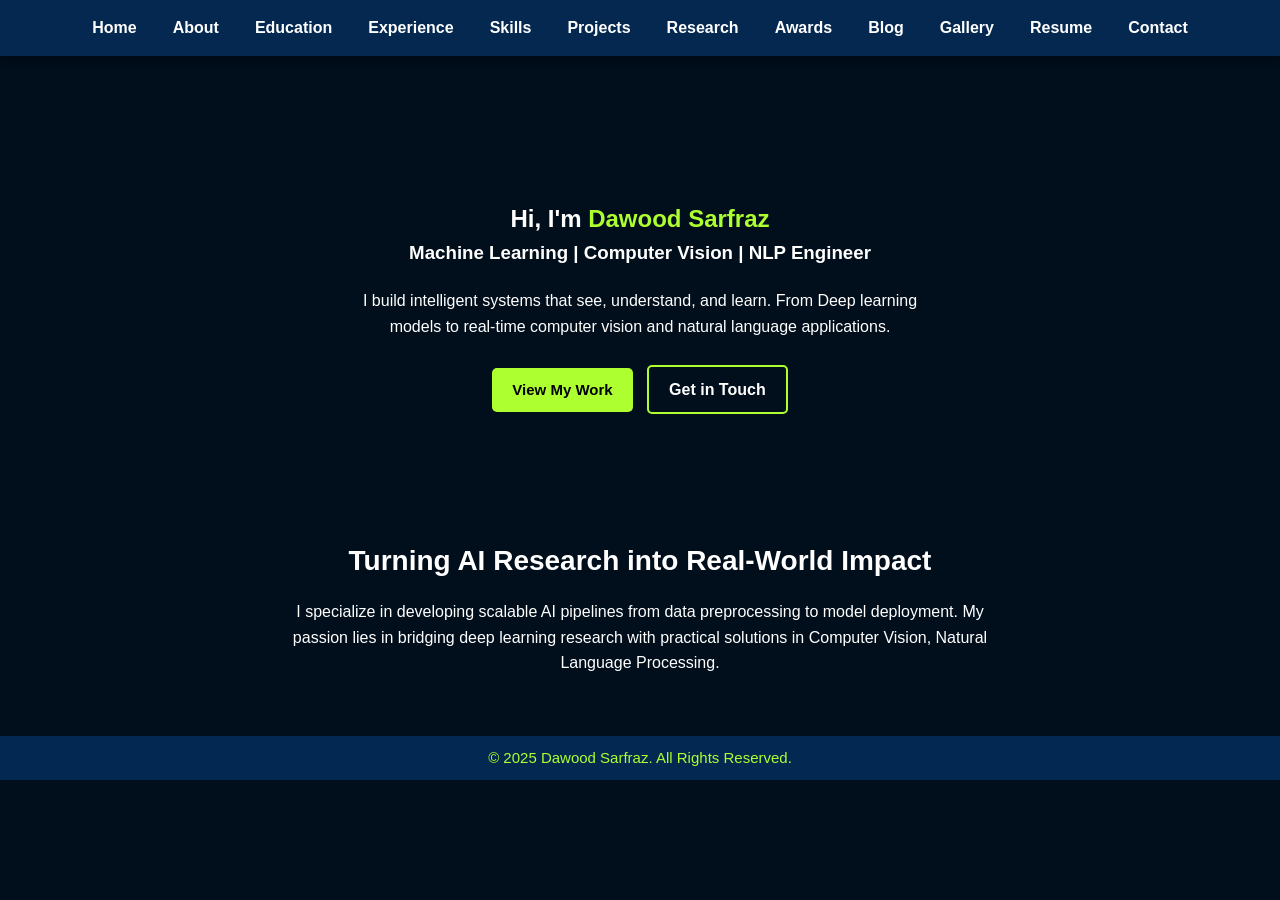
<file: index.html>
<!DOCTYPE html>
<html lang="en">

<head>
  <meta charset="UTF-8">
  <meta name="viewport" content="width=device-width, initial-scale=1.0">
  <title>Home</title>
  <link rel="icon" href="assets/img/favicon.png" type="image/png">
  <link href="./assets/css/style.css" rel="stylesheet">
</head>

<body>
  <!-- ======= Header ======= -->
<header class="header">
  <nav class="navbar">
    <ul class="nav-links">
      <li><a href="index.html">Home</a></li>
      <li><a href="./frontend/about.html">About</a></li>
      <li><a href="./frontend/education.html">Education</a></li>
      <li><a href="./frontend/experience.html">Experience</a></li>
      <li><a href="./frontend/skills.html">Skills</a></li>
      <li><a href="./frontend/projects.html">Projects</a></li>
      <li><a href="./frontend/research.html">Research</a></li>
      <li><a href="./frontend/awards.html">Awards</a></li>
      <li><a href="./frontend/blog.html">Blog</a></li>
      <li><a href="./frontend/gallery.html">Gallery</a></li>
      <li><a href="./frontend/resume.html">Resume</a></li>
      <li><a href="./frontend/contact.html">Contact</a></li>
    </ul>
  </nav>
</header>
  <!-- End Header -->

    <!-- Hero Section -->
  <section class="home">
    <div class="home-content", style="margin-top: 100px;">
      <h1>Hi, I'm <span>Dawood Sarfraz</span></h1>
      <h3>Machine Learning | Computer Vision | NLP Engineer</h3>
      <p>
        I build intelligent systems that see, understand, and learn. From Deep learning 
        models to real-time computer vision and natural language applications.
      </p>
      <div class="home-buttons">
        <a href="./frontend/projects.html" class="btn">View My Work</a>
        <a href="./frontend/contact.html" class="btn-outline">Get in Touch</a>
      </div>
    </div>
  </section>

  <!-- Intro Section -->
  <section class="intro">
    <h2>Turning AI Research into Real-World Impact</h2>
    <p>
      I specialize in developing scalable AI pipelines from data preprocessing 
      to model deployment. My passion lies in bridging deep learning research 
      with practical solutions in Computer Vision, Natural Language Processing.
    </p>
  </section>

  <!-- ======= Footer ======= -->
  <footer class="footer">
      <p class="mb-0">&copy; 2025 Dawood Sarfraz. All Rights Reserved.</p>
  </footer>
  <!-- End Footer -->

</body>
</html>
</file>
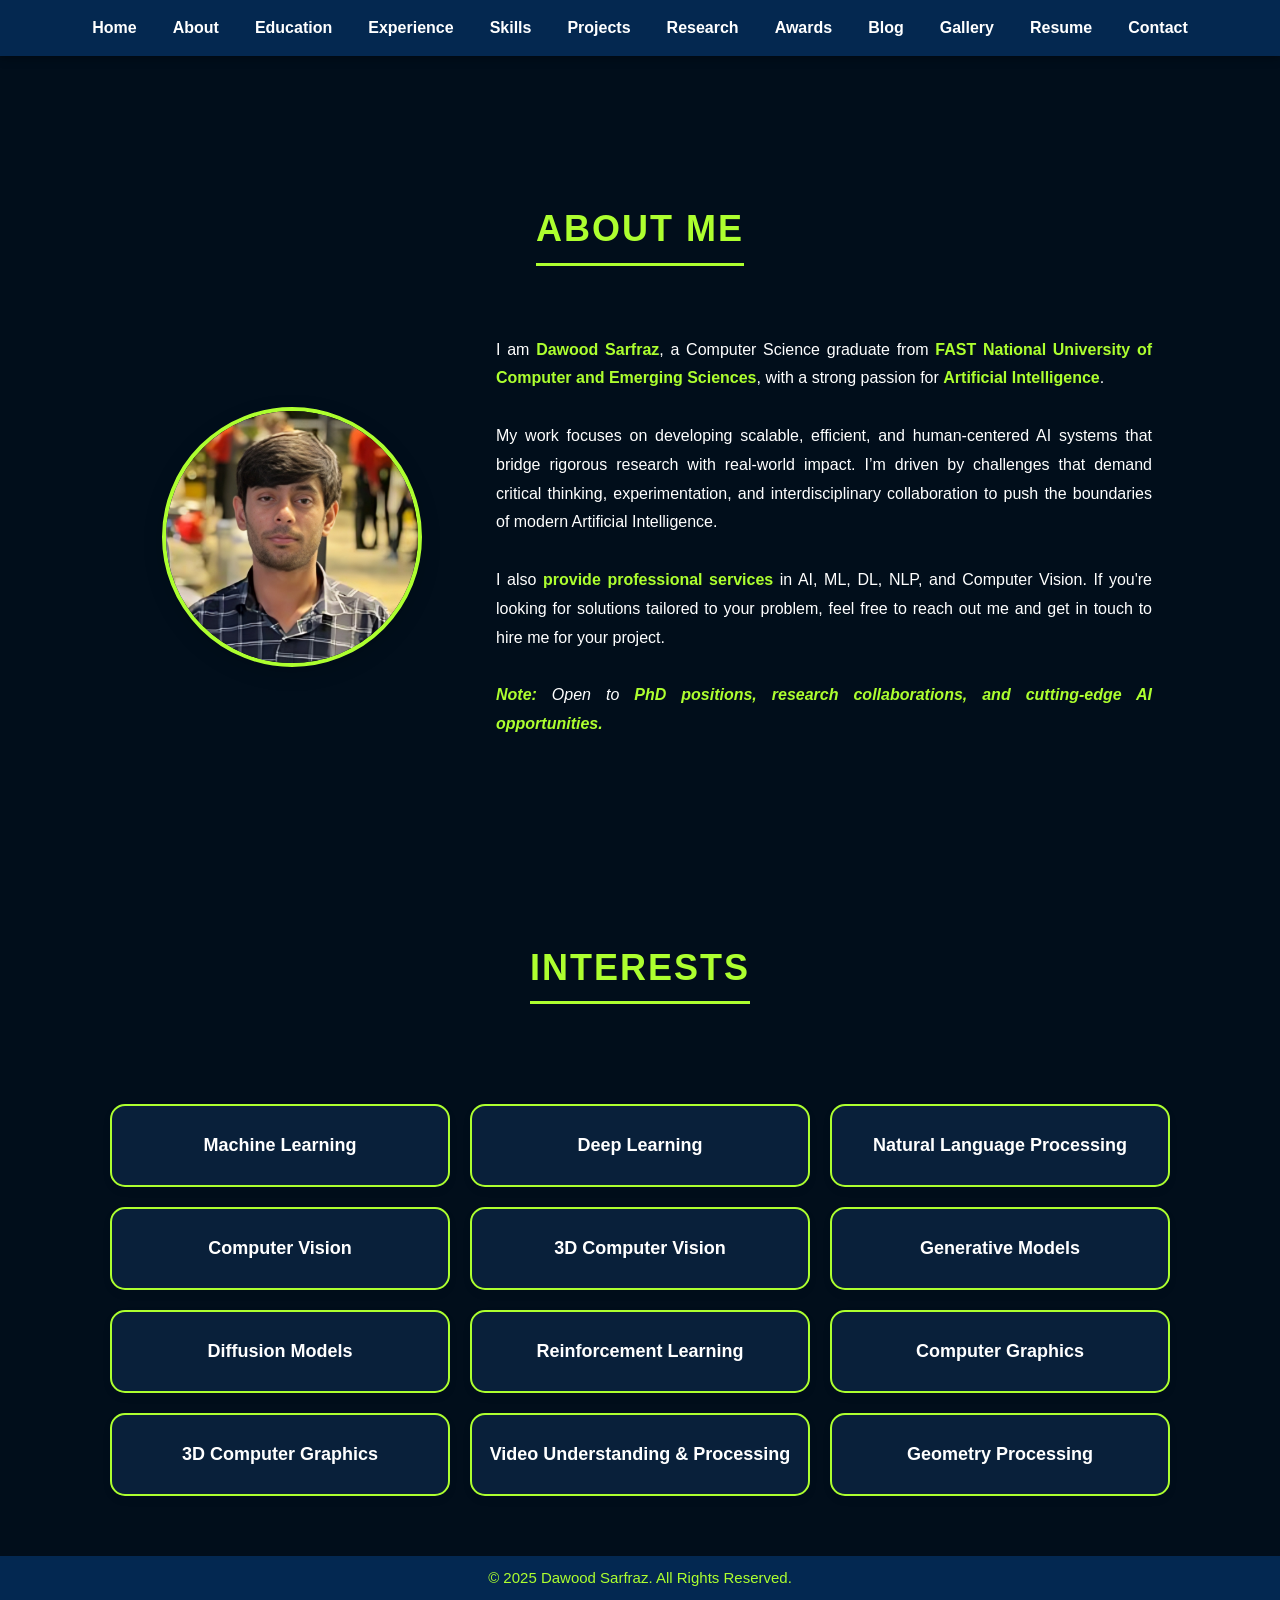
<file: frontend/about.html>
<!DOCTYPE html>
<html lang="en">

<head>
  <meta charset="UTF-8">
  <meta name="viewport" content="width=device-width, initial-scale=1.0">
  <title>About me</title>
  <link rel="icon" href="assets/img/favicon.png" type="image/png">
  <link href="../assets/css/style.css" rel="stylesheet">
</head>

<body>

<!-- ======= Header ======= -->
<header class="header">
  <nav class="navbar">
    <ul class="nav-links">
      <li><a href="../index.html">Home</a></li>
      <li><a href="about.html">About</a></li>
      <li><a href="education.html">Education</a></li>
      <li><a href="experience.html">Experience</a></li>
      <li><a href="skills.html">Skills</a></li>
      <li><a href="projects.html">Projects</a></li>
      <li><a href="research.html">Research</a></li>
      <li><a href="awards.html">Awards</a></li>
      <li><a href="blog.html">Blog</a></li>
      <li><a href="gallery.html">Gallery</a></li>
      <li><a href="resume.html">Resume</a></li>
      <li><a href="contact.html">Contact</a></li>
    </ul>
  </nav>
</header>
  <!-- End Header -->

<!-- ======= About Section ======= -->
<section id="about-me" class="about-section">
  <div class="section-title">
    <h2>About Me</h2>
  </div>

  <div class="about-content">
    <div class="profile-image">
      <img src="../assets/img/profile/dawood.png">
    </div>

    <div class="about-text">
      <p>I am <b>Dawood Sarfraz</b>, a Computer Science graduate from 
        <b>FAST National University of Computer and Emerging Sciences</b>, 
        with a strong passion for <b>Artificial Intelligence</b>.
      </p>
      <br>
      <p>My work focuses on developing scalable, efficient, and human-centered AI systems that bridge rigorous research with real-world impact. I’m driven by challenges that demand critical thinking, experimentation, and interdisciplinary collaboration to push the boundaries of modern Artificial Intelligence.
      </p>
      <br>
      <p>I also <b>provide professional services</b> in AI, ML, DL, NLP, and Computer Vision. If you're looking for solutions tailored to your problem, feel free to reach out me and get in touch to hire me for your project.
      </p>
      <br>
      <p><i><b>Note: </b>Open to <b>PhD positions, research collaborations, and cutting-edge AI opportunities.</b></i></p>
    </div>
  </div>
</section>
<!-- ======= End About Section ======= -->


<!-- ======= Interests ======= -->
<section class="interests">
    <div class="section-title">
      <h2>Interests</h2>
    </div>
      <div class="interests-grid">
        <div class="interest-box"><h3>Machine Learning</h3></div>
        <div class="interest-box"><h3>Deep Learning</h3></div>
        <div class="interest-box"><h3>Natural Language Processing</h3></div>
        <div class="interest-box"><h3>Computer Vision</h3></div>
        <div class="interest-box"><h3>3D Computer Vision</h3></div>
        <div class="interest-box"><h3>Generative Models</h3></div>
        <div class="interest-box"><h3>Diffusion Models</h3></div>
        <div class="interest-box"><h3>Reinforcement Learning</h3></div>
        <div class="interest-box"><h3>Computer Graphics</h3></div>
        <div class="interest-box"><h3>3D Computer Graphics</h3></div>
        <div class="interest-box"><h3>Video Understanding & Processing</h3></div>
        <div class="interest-box"><h3>Geometry Processing</h3></div>
        <!-- <div class="interest-box"><h3>3D Scene Reconstruction</h3></div> -->
      </div>
</section>
<!-- ======= End Interests ======= -->


  <!-- ======= Footer ======= -->
  <footer class="footer">
      <p class="mb-0">&copy; 2025 Dawood Sarfraz. All Rights Reserved.</p>
  </footer>
  <!-- ======= End Footer ======= -->

</body>
</html>
</file>
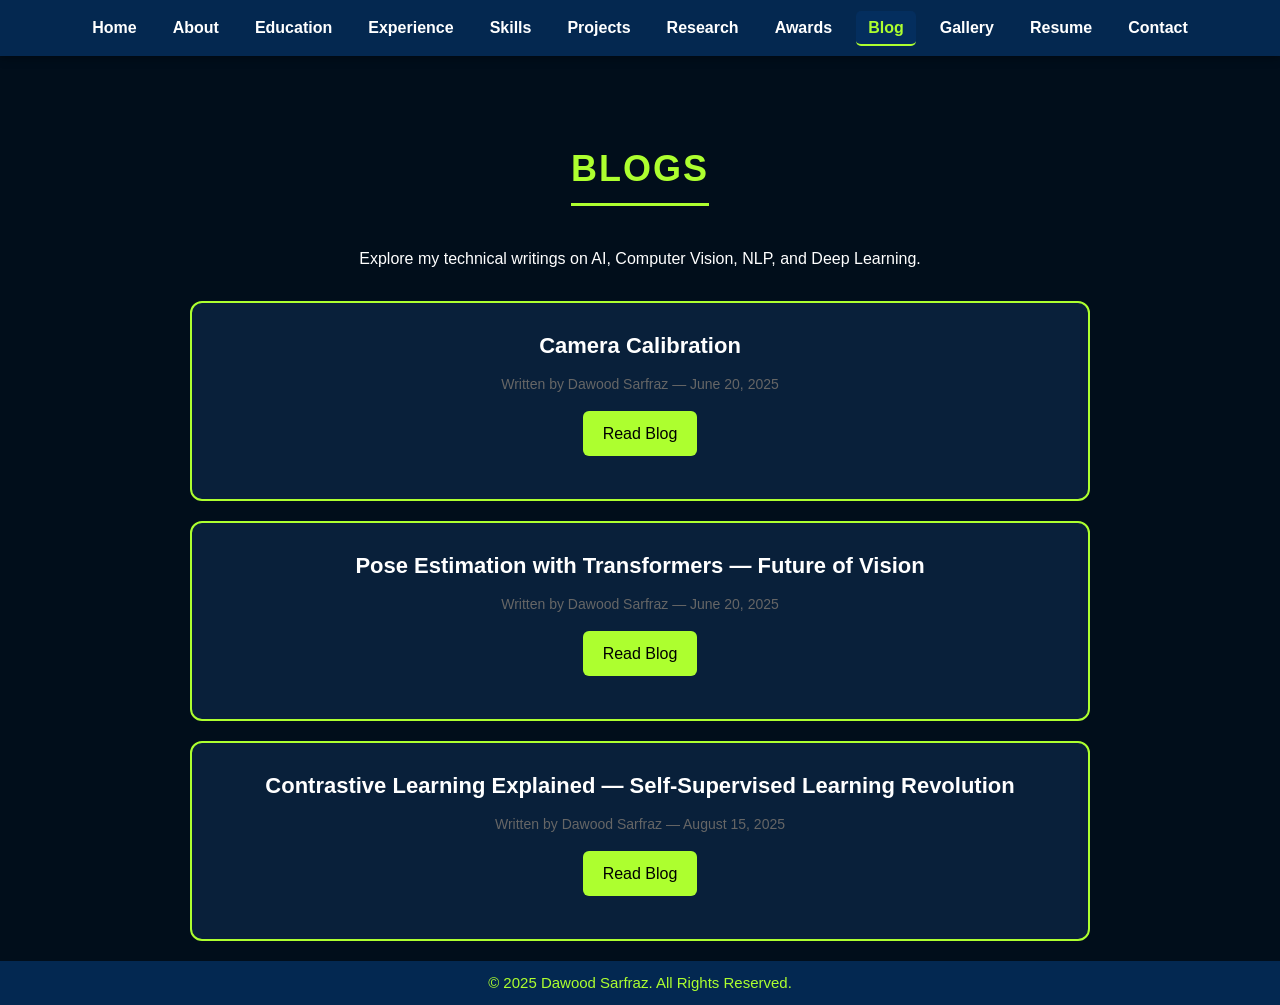
<file: frontend/blog.html>
<!DOCTYPE html>
<html lang="en">

<head>
  <meta charset="UTF-8">
  <meta name="viewport" content="width=device-width, initial-scale=1.0">
  <title>Blogs</title>
  <link rel="icon" href="assets/img/favicon.png" type="image/png">
  <link href="../assets/css/style.css" rel="stylesheet">
</head>

<body>
  <!-- ======= Header ======= -->
  <header class="header">
    <nav class="navbar">
      <ul class="nav-links">
        <li><a href="../index.html">Home</a></li>
        <li><a href="about.html">About</a></li>
        <li><a href="education.html">Education</a></li>
        <li><a href="experience.html">Experience</a></li>
        <li><a href="skills.html">Skills</a></li>
        <li><a href="projects.html">Projects</a></li>
        <li><a href="research.html">Research</a></li>
        <li><a href="awards.html">Awards</a></li>
        <li><a href="blog.html" class="active">Blog</a></li>
        <li><a href="gallery.html">Gallery</a></li>
        <li><a href="resume.html">Resume</a></li>
        <li><a href="contact.html">Contact</a></li>
      </ul>
    </nav>
  </header>
  <!-- End Header -->

  <!-- ======= Blogs Section ======= -->
  <section id="blogs" class="blogs-section">
    <div class="container">
      <div class="section-title">
        <h2><b>Blogs</b></h2>
        <p>Explore my technical writings on AI, Computer Vision, NLP, and Deep Learning.</p>
      </div>

      <!-- Blog 1 -->
      <div class="blog-post">
        <h3>Camera Calibration</h3>
        <p class="blog-meta">Written by Dawood Sarfraz — June 20, 2025</p>
        <a href="https://medium.com/@dawoodsarfraz0346/camera-calibration-cd52ecbd63d4"
          class="blog-btn" target="_blank" rel="noopener noreferrer">Read Blog</a>
      </div>

      <!-- Blog 2 -->
      <div class="blog-post">
        <h3>Pose Estimation with Transformers — Future of Vision</h3>
        <p class="blog-meta">Written by Dawood Sarfraz — June 20, 2025</p>
        <a href="https://github.com/Dawoodsarfraz/blogs/blob/main/capsules_network/capsule_networks.md"
          class="blog-btn" target="_blank" rel="noopener noreferrer">Read Blog</a>
      </div>

      <!-- Blog 3 -->
      <div class="blog-post">
        <h3>Contrastive Learning Explained — Self-Supervised Learning Revolution</h3>
        <p class="blog-meta">Written by Dawood Sarfraz — August 15, 2025</p>
        <a href="https://github.com/Dawoodsarfraz/blogs/blob/main/contrastive_learning/contrastive_learning.md"
          class="blog-btn" target="_blank" rel="noopener noreferrer">Read Blog</a>
      </div>
    </div>
  </section>
  <!-- ======= End Blogs Section ======= -->

  <!-- ======= Footer ======= -->
  <footer class="footer">
    <p>&copy; 2025 Dawood Sarfraz. All Rights Reserved.</p>
  </footer>
  <!-- End Footer -->
</body>
</html>
</file>
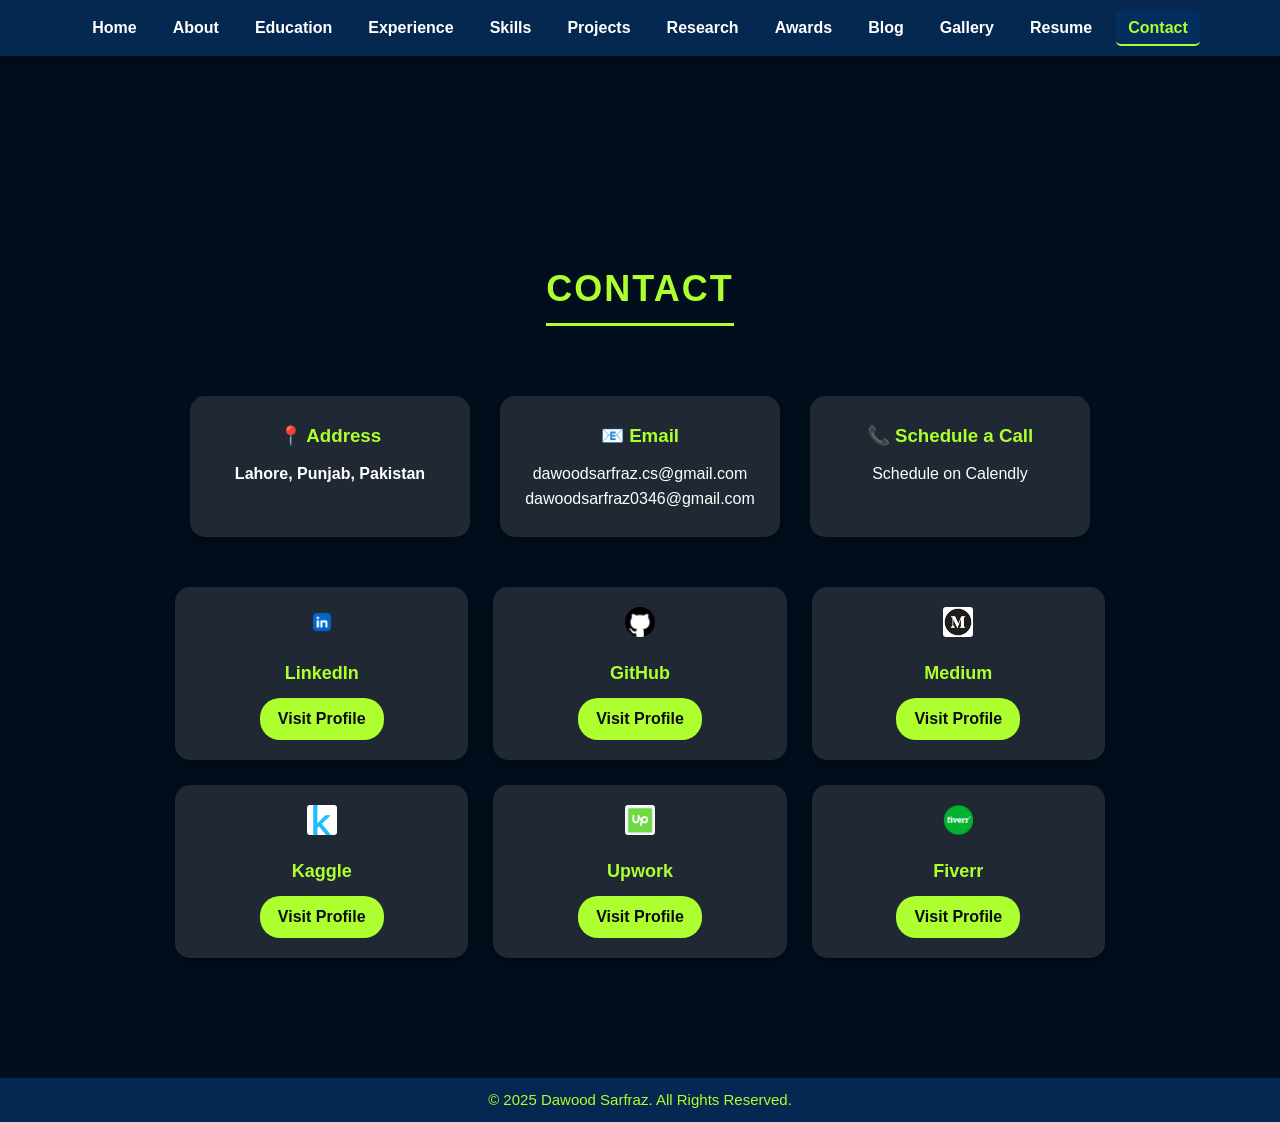
<file: frontend/contact.html>
<!DOCTYPE html>
<html lang="en">
<head>
  <meta charset="UTF-8">
  <meta name="viewport" content="width=device-width, initial-scale=1.0">
  <title>Contact</title>
  <link rel="icon" href="assets/img/favicon.png" type="image/png">
  <link rel="stylesheet" href="../assets/css/style.css">
</head>
<body>
  <!-- ======= Header ======= -->
  <header class="header">
    <nav class="navbar">
      <ul class="nav-links">
        <li><a href="../index.html">Home</a></li>
        <li><a href="about.html">About</a></li>
        <li><a href="education.html">Education</a></li>
        <li><a href="experience.html">Experience</a></li>
        <li><a href="skills.html">Skills</a></li>
        <li><a href="projects.html">Projects</a></li>
        <li><a href="research.html">Research</a></li>
        <li><a href="awards.html">Awards</a></li>
        <li><a href="blog.html">Blog</a></li>
        <li><a href="gallery.html">Gallery</a></li>
        <li><a href="resume.html">Resume</a></li>
        <li><a href="contact.html" class="active">Contact</a></li>
      </ul>
    </nav>
  </header>
  <!-- ======= End Header ======= -->

  <!-- ======= Contact Section ======= -->
  <section id="contact" class="contact">
    <div class="container">
      <div class="section-title">
        <h2><b>Contact</b></h2>
      </div>

      <!-- Basic Info -->
      <div class="contact-info">
        <div class="contact-box">
          <h3>📍 Address</h3>
          <p><strong>Lahore, Punjab, Pakistan</strong></p>
        </div>

        <div class="contact-box">
          <h3>📧 Email</h3>
          <p><a href="mailto:dawoodsarfraz.cs@gmail.com">dawoodsarfraz.cs@gmail.com</a></p>
          <p><a href="mailto:dawoodsarfraz0346@gmail.com">dawoodsarfraz0346@gmail.com</a></p>
        </div>

        <div class="contact-box">
          <h3>📞 Schedule a Call</h3>
          <a class="calendly-btn" href="https://calendly.com/dawoodsarfraz/30min" target="_blank">
            Schedule on Calendly
          </a>
        </div>
      </div>

      <!-- Social Media Boxes -->
      <div class="social-grid">
        <div class="social-card">
          <img src="../assets/logos/linkedin-logo.webp" alt="LinkedIn">
          <h3>LinkedIn</h3>
          <a href="https://www.linkedin.com/in/dawood-sarfraz-0466541b6/" target="_blank" class="visit-btn">Visit Profile</a>
        </div>

        <div class="social-card">
          <img src="../assets/logos/github_logo_icon_229278.png" alt="GitHub">
          <h3>GitHub</h3>
          <a href="https://github.com/Dawoodsarfraz" target="_blank" class="visit-btn">Visit Profile</a>
        </div>

        <div class="social-card">
          <img src="../assets/logos/medium.png" alt="Medium">
          <h3>Medium</h3>
          <a href="https://medium.com/" target="_blank" class="visit-btn">Visit Profile</a>
        </div>

        <div class="social-card">
          <img src="../assets/logos/kaggle.png" alt="Kaggle">
          <h3>Kaggle</h3>
          <a href="https://www.kaggle.com/dawoodsarfraz" target="_blank" class="visit-btn">Visit Profile</a>
        </div>

        <div class="social-card">
          <img src="../assets/logos/upwork.png" alt="Upwork">
          <h3>Upwork</h3>
          <a href="https://www.upwork.com/freelancers/~0162e6b1f83a506f13" target="_blank" class="visit-btn">Visit Profile</a>
        </div>

        <div class="social-card">
          <img src="../assets/logos/Fiverr-Emblem.png" alt="Fiverr">
          <h3>Fiverr</h3>
          <a href="https://www.fiverr.com/dawoodsarfraz03/buying?source=avatar_menu_profile" target="_blank" class="visit-btn">Visit Profile</a>
        </div>

      </div>
    </div>
  </section>

  <!-- ======= Footer ======= -->
  <footer class="footer">
    <p>&copy; 2025 Dawood Sarfraz. All Rights Reserved.</p>
  </footer>
</body>
</html>
</file>
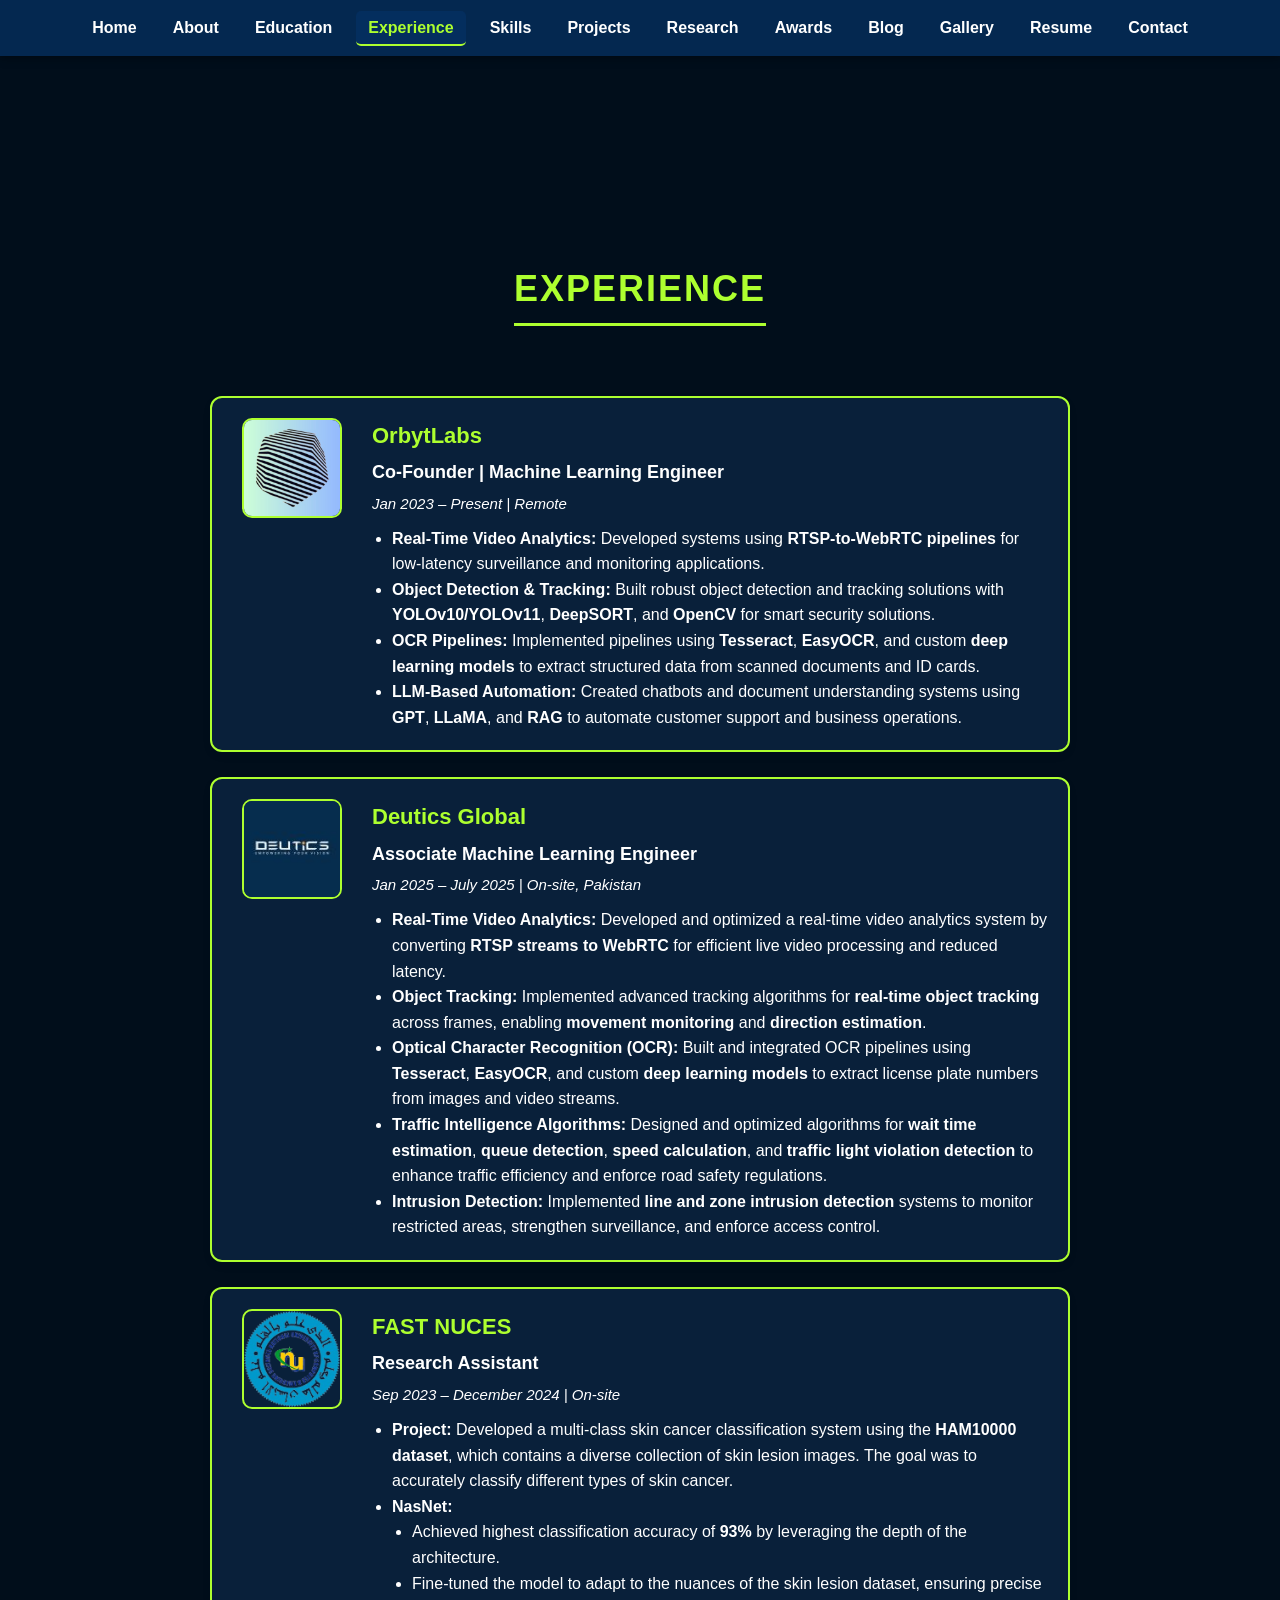
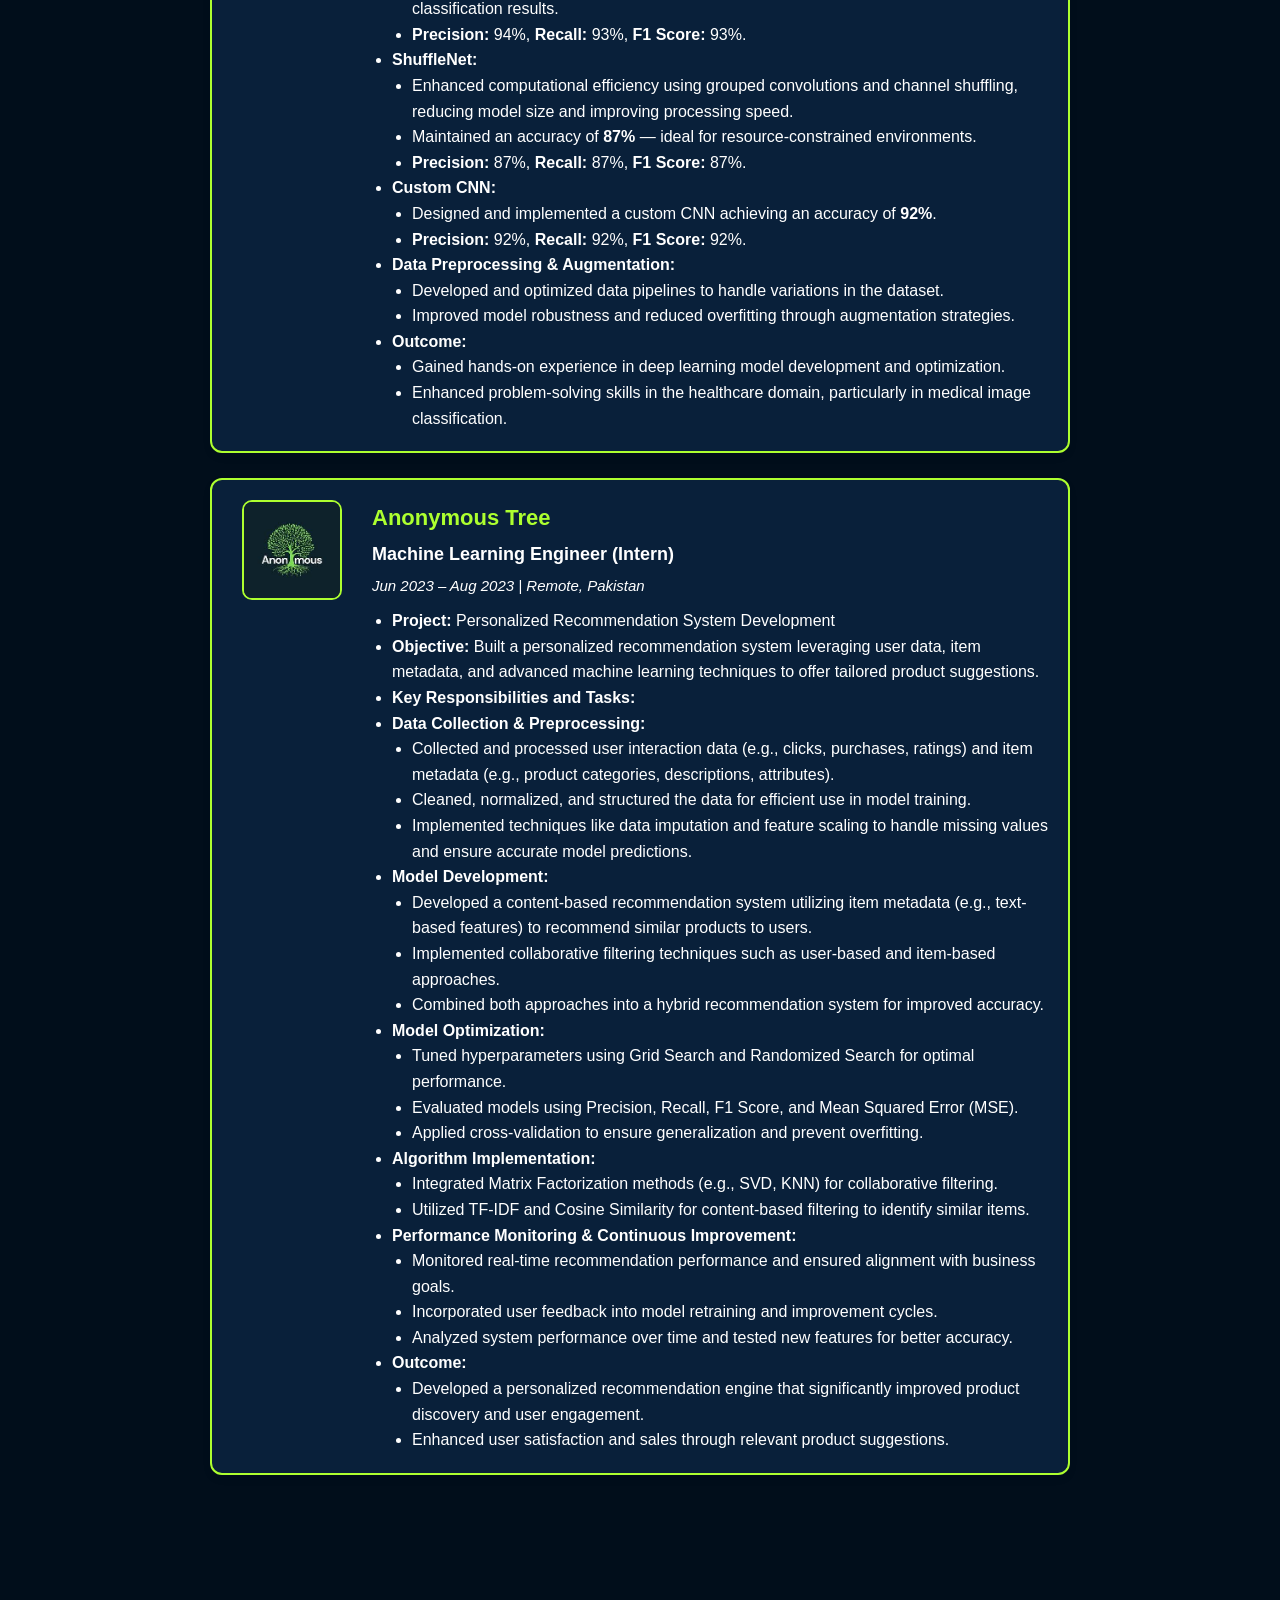
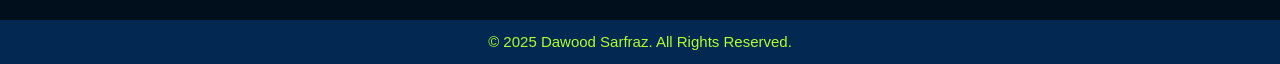
<file: frontend/experience.html>
<!DOCTYPE html>
<html lang="en">

<head>
  <meta charset="UTF-8">
  <meta name="viewport" content="width=device-width, initial-scale=1.0">
  <title>Experience</title>
  <link rel="icon" href="assets/img/favicon.png" type="image/png">
  <link href="../assets/css/style.css" rel="stylesheet">
</head>

<body>
  <!-- ======= Header ======= -->
  <header class="header">
    <nav class="navbar">
      <ul class="nav-links">
        <li><a href="../index.html">Home</a></li>
        <li><a href="about.html">About</a></li>
        <li><a href="education.html">Education</a></li>
        <li><a href="experience.html" class="active">Experience</a></li>
        <li><a href="skills.html">Skills</a></li>
        <li><a href="projects.html">Projects</a></li>
        <li><a href="research.html">Research</a></li>
        <li><a href="awards.html">Awards</a></li>
        <li><a href="blog.html">Blog</a></li>
        <li><a href="gallery.html">Gallery</a></li>
        <li><a href="resume.html">Resume</a></li>
        <li><a href="contact.html">Contact</a></li>
      </ul>
    </nav>
  </header>

  <!-- ======= Experience Section ======= -->
  <section id="experience" class="experience-section">
    <div class="section-title">
      <h2>Experience</h2>
    </div>

    <!-- Experience 1 -->
      <div class="experience-box">
        <div class="experience-left">
          <img src="../assets/img/experience/orbytlabs.jpeg" alt="OrbytLabs Logo">
        </div>

        <div class="experience-right">
          <h3>OrbytLabs</h3>
          <h4>Co-Founder | Machine Learning Engineer</h4>
          <p><em>Jan 2023 – Present | Remote</em></p>

          <ul>
            <li>
              <strong>Real-Time Video Analytics:</strong> Developed systems using <strong>RTSP-to-WebRTC pipelines</strong> for low-latency surveillance and monitoring applications.
            </li>

            <li>
              <strong>Object Detection & Tracking:</strong> Built robust object detection and tracking solutions with <strong>YOLOv10/YOLOv11</strong>, <strong>DeepSORT</strong>, and <strong>OpenCV</strong> for smart security solutions.
            </li>

            <li>
              <strong>OCR Pipelines:</strong> Implemented pipelines using <strong>Tesseract</strong>, <strong>EasyOCR</strong>, and custom <strong>deep learning models</strong> to extract structured data from scanned documents and ID cards.
            </li>

            <li>
              <strong>LLM-Based Automation:</strong> Created chatbots and document understanding systems using <strong>GPT</strong>, <strong>LLaMA</strong>, and <strong>RAG</strong> to automate customer support and business operations.
            </li>
          </ul>
        </div>
      </div>


<!-- Experience 5 -->
<div class="experience-box">
  <div class="experience-left">
    <img src="../assets/img/experience/deutics.jpeg" alt="Deutics Global Logo">
  </div>

      <div class="experience-right">
        <h3>Deutics Global</h3>
        <h4>Associate Machine Learning Engineer</h4>
        <p><em>Jan 2025 – July 2025 | On-site, Pakistan</em></p>

        <ul>
          <li>
            <strong>Real-Time Video Analytics:</strong> Developed and optimized a real-time video analytics system by converting 
            <strong>RTSP streams to WebRTC</strong> for efficient live video processing and reduced latency.
          </li>

          <li>
            <strong>Object Tracking:</strong> Implemented advanced tracking algorithms for <strong>real-time object tracking</strong> across frames,
            enabling <strong>movement monitoring</strong> and <strong>direction estimation</strong>.
          </li>

          <li>
            <strong>Optical Character Recognition (OCR):</strong> Built and integrated OCR pipelines using <strong>Tesseract</strong>, 
            <strong>EasyOCR</strong>, and custom <strong>deep learning models</strong> to extract license plate numbers from images and video streams.
          </li>

          <li>
            <strong>Traffic Intelligence Algorithms:</strong> Designed and optimized algorithms for 
            <strong>wait time estimation</strong>, <strong>queue detection</strong>, <strong>speed calculation</strong>, 
            and <strong>traffic light violation detection</strong> to enhance traffic efficiency and enforce road safety regulations.
          </li>

          <li>
            <strong>Intrusion Detection:</strong> Implemented <strong>line and zone intrusion detection</strong> systems to monitor restricted areas, 
            strengthen surveillance, and enforce access control.
          </li>
        </ul>
      </div>
    </div>


    <!-- Experience 4 -->
    <div class="experience-box">
      <div class="experience-left">
        <img src="../assets/img/education/boun_transparent.png" alt="Skin Cancer Classification Project">
      </div>

      <div class="experience-right">
        <h3>FAST NUCES</h3>
        <h4>Research Assistant</h4>
        <p><em>Sep 2023 – December 2024 | On-site</em></p>

        <ul>
          <li>
            <strong>Project:</strong> Developed a multi-class skin cancer classification system using the <strong>HAM10000 dataset</strong>, which contains a diverse collection of skin lesion images. 
            The goal was to accurately classify different types of skin cancer.
          </li>
          <li>
            <strong>NasNet:</strong>
            <ul>
              <li>Achieved highest classification accuracy of <strong>93%</strong> by leveraging the depth of the architecture.</li>
              <li>Fine-tuned the model to adapt to the nuances of the skin lesion dataset, ensuring precise classification results.</li>
              <li><strong>Precision:</strong> 94%, <strong>Recall:</strong> 93%, <strong>F1 Score:</strong> 93%.</li>
            </ul>
          </li>

          <li>
            <strong>ShuffleNet:</strong>
            <ul>
              <li>Enhanced computational efficiency using grouped convolutions and channel shuffling, reducing model size and improving processing speed.</li>
              <li>Maintained an accuracy of <strong>87%</strong> — ideal for resource-constrained environments.</li>
              <li><strong>Precision:</strong> 87%, <strong>Recall:</strong> 87%, <strong>F1 Score:</strong> 87%.</li>
            </ul>
          </li>

          <li>
            <strong>Custom CNN:</strong>
            <ul>
              <li>Designed and implemented a custom CNN achieving an accuracy of <strong>92%</strong>.</li>
              <li><strong>Precision:</strong> 92%, <strong>Recall:</strong> 92%, <strong>F1 Score:</strong> 92%.</li>
            </ul>
          </li>

          <li>
            <strong>Data Preprocessing & Augmentation:</strong>
            <ul>
              <li>Developed and optimized data pipelines to handle variations in the dataset.</li>
              <li>Improved model robustness and reduced overfitting through augmentation strategies.</li>
            </ul>
          </li>

          <li>
            <strong>Outcome:</strong>
            <ul>
              <li>Gained hands-on experience in deep learning model development and optimization.</li>
              <li>Enhanced problem-solving skills in the healthcare domain, particularly in medical image classification.</li>
            </ul>
          </li>
        </ul>
      </div>
    </div>



    <!-- Experience 3 -->
<div class="experience-box">
  <div class="experience-left">
    <img src="../assets/img/experience/at.jpeg" alt="Anonymous Tree Logo">
  </div>

    <div class="experience-right">
      <h3>Anonymous Tree</h3>
      <h4>Machine Learning Engineer (Intern)</h4>
      <p><em>Jun 2023 – Aug 2023 | Remote, Pakistan</em></p>

      <ul>
        <li><strong>Project:</strong> Personalized Recommendation System Development</li>
        <li>
          <strong>Objective:</strong> Built a personalized recommendation system leveraging user data,
          item metadata, and advanced machine learning techniques to offer tailored product suggestions.
        </li>

        <li><strong>Key Responsibilities and Tasks:</strong></li>

        <li>
          <strong>Data Collection & Preprocessing:</strong>
          <ul>
            <li>Collected and processed user interaction data (e.g., clicks, purchases, ratings) and item metadata (e.g., product categories, descriptions, attributes).</li>
            <li>Cleaned, normalized, and structured the data for efficient use in model training.</li>
            <li>Implemented techniques like data imputation and feature scaling to handle missing values and ensure accurate model predictions.</li>
          </ul>
        </li>

        <li>
          <strong>Model Development:</strong>
          <ul>
            <li>Developed a content-based recommendation system utilizing item metadata (e.g., text-based features) to recommend similar products to users.</li>
            <li>Implemented collaborative filtering techniques such as user-based and item-based approaches.</li>
            <li>Combined both approaches into a hybrid recommendation system for improved accuracy.</li>
          </ul>
        </li>

        <li>
          <strong>Model Optimization:</strong>
          <ul>
            <li>Tuned hyperparameters using Grid Search and Randomized Search for optimal performance.</li>
            <li>Evaluated models using Precision, Recall, F1 Score, and Mean Squared Error (MSE).</li>
            <li>Applied cross-validation to ensure generalization and prevent overfitting.</li>
          </ul>
        </li>

        <li>
          <strong>Algorithm Implementation:</strong>
          <ul>
            <li>Integrated Matrix Factorization methods (e.g., SVD, KNN) for collaborative filtering.</li>
            <li>Utilized TF-IDF and Cosine Similarity for content-based filtering to identify similar items.</li>
          </ul>
        </li>

        <li>
          <strong>Performance Monitoring & Continuous Improvement:</strong>
          <ul>
            <li>Monitored real-time recommendation performance and ensured alignment with business goals.</li>
            <li>Incorporated user feedback into model retraining and improvement cycles.</li>
            <li>Analyzed system performance over time and tested new features for better accuracy.</li>
          </ul>
        </li>

        <li>
          <strong>Outcome:</strong>
          <ul>
            <li>Developed a personalized recommendation engine that significantly improved product discovery and user engagement.</li>
            <li>Enhanced user satisfaction and sales through relevant product suggestions.</li>
          </ul>
        </li>
      </ul>
    </div>

  </section>

  <!-- ======= Footer ======= -->
  <footer class="footer">
    <p>&copy; 2025 Dawood Sarfraz. All Rights Reserved.</p>
  </footer>
</body>
</html>
</file>
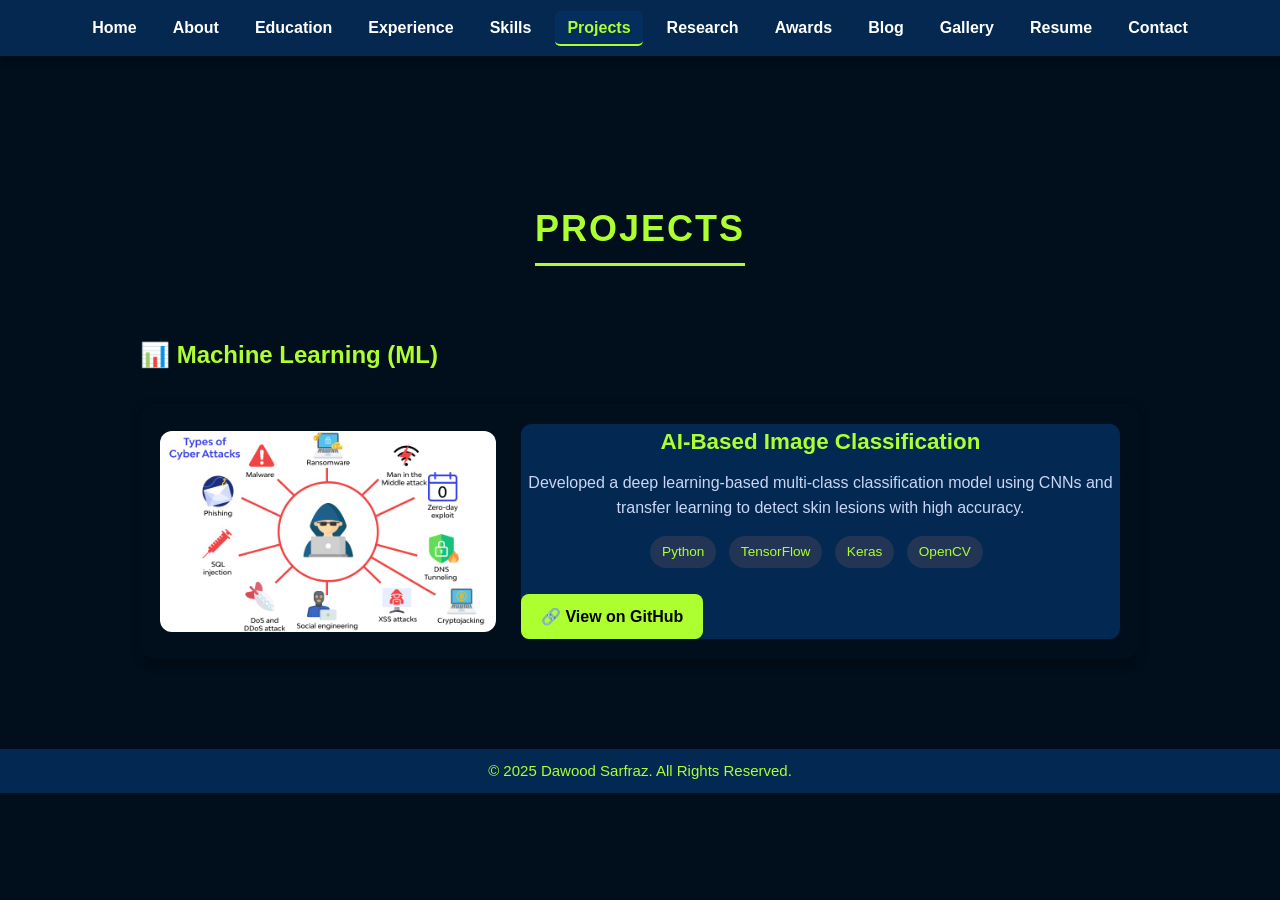
<file: frontend/projects.html>
<!DOCTYPE html>
<html lang="en">

<head>
  <meta charset="UTF-8">
  <meta name="viewport" content="width=device-width, initial-scale=1.0">
  <title>Projects</title>
  <link rel="icon" href="assets/img/favicon.png" type="image/png">
  <link href="../assets/css/style.css" rel="stylesheet">
</head>

<body>
  <!-- ======= Header ======= -->
<header class="header">
    <nav class="navbar">
      <ul class="nav-links">
      <li><a href="../index.html">Home</a></li>
      <li><a href="about.html">About</a></li>
      <li><a href="education.html">Education</a></li>
      <li><a href="experience.html">Experience</a></li>
      <li><a href="skills.html">Skills</a></li>
      <li><a href="projects.html" class="active">Projects</a></li>
      <li><a href="research.html">Research</a></li>
      <li><a href="awards.html">Awards</a></li>
      <li><a href="blog.html">Blog</a></li>
      <li><a href="gallery.html">Gallery</a></li>
      <li><a href="resume.html">Resume</a></li>
      <li><a href="contact.html">Contact</a></li>
    </ul>
  </nav>
</header>

<section id="projects" class="projects">
  <div class="section-title">
    <h2><b>Projects</b></h2>
  </div>

  <div class="project-category">
    <h2>📊 Machine Learning (ML)</h2>

    <div class="project-container">
      <div class="project-inner image-box">
        <img src="../assets/img/project/cyberattack.jpg" alt="Project Image">
      </div>

      <div class="project-inner info-box">
        <h3>AI-Based Image Classification</h3>
        <p>
          Developed a deep learning-based multi-class classification model using CNNs 
          and transfer learning to detect skin lesions with high accuracy.
        </p>

        <div class="tech-stack">
          <span>Python</span>
          <span>TensorFlow</span>
          <span>Keras</span>
          <span>OpenCV</span>
        </div>

        <!-- GitHub Link Button -->
        <a href="https://github.com/Dawoodsarfraz/AI-Image-Classification" target="_blank" class="github-btn">
          🔗 View on GitHub
        </a>
      </div>
    </div>
  </div>
</section>

  <!-- ======= Footer ======= -->
  <footer class="footer">
      <p class="mb-0">&copy; 2025 Dawood Sarfraz. All Rights Reserved.</p>
  </footer>
  <!-- End Footer -->
</body>
</html>
</file>
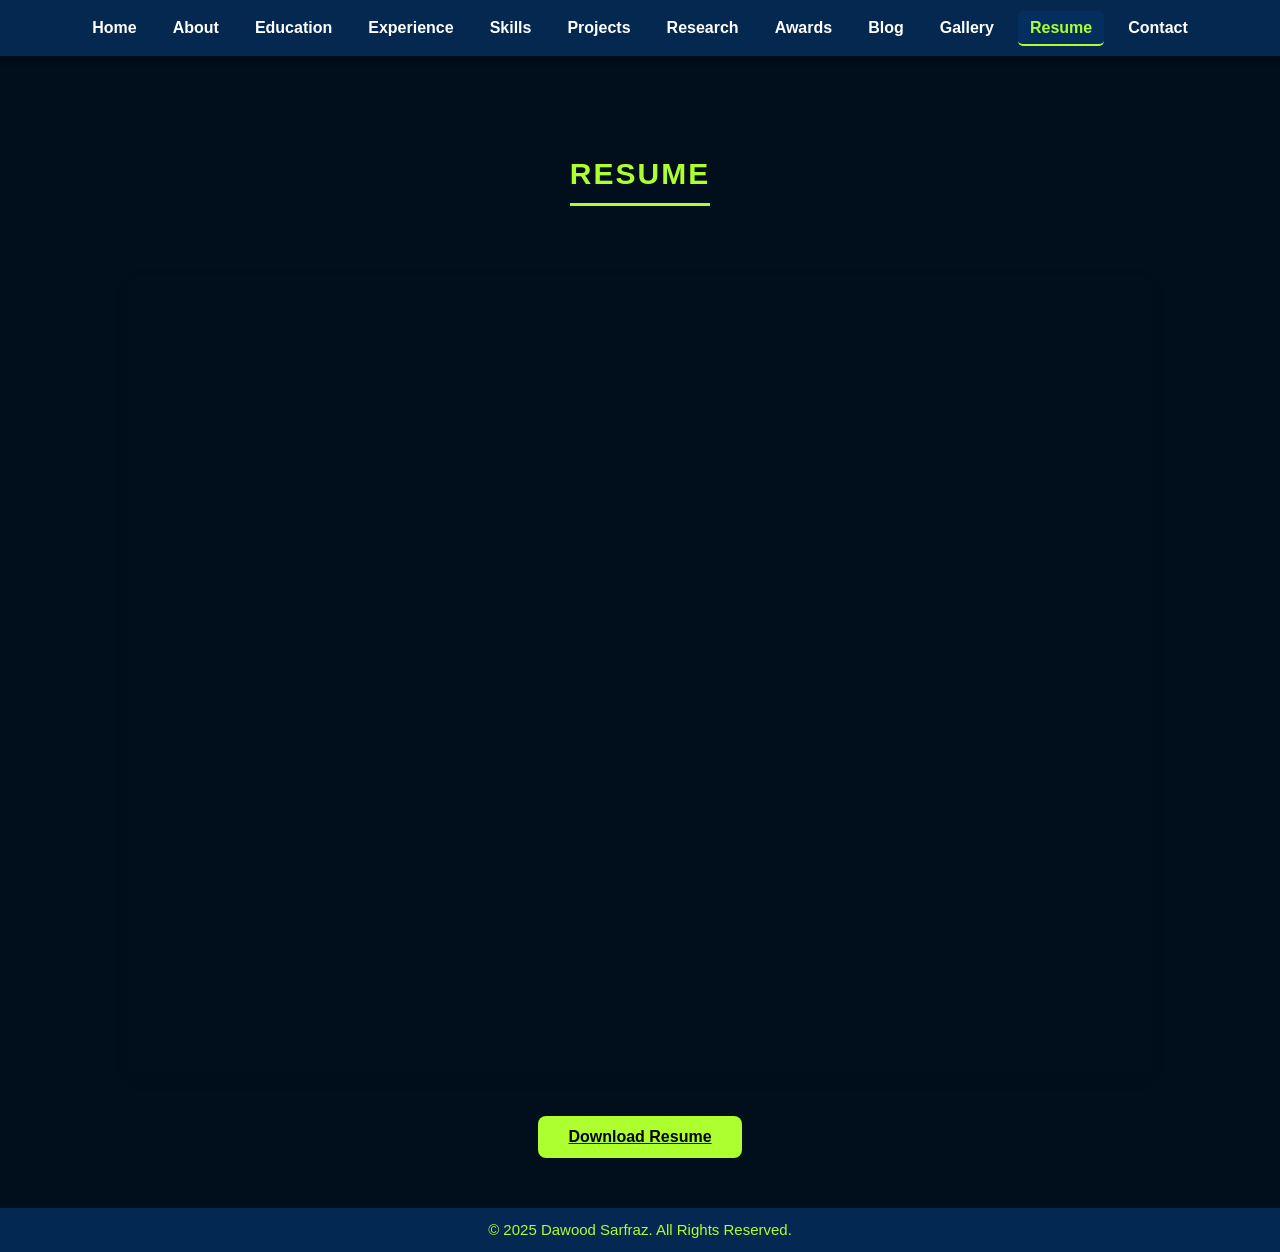
<file: frontend/resume.html>
<!DOCTYPE html>
<html lang="en">

<head>
  <meta charset="UTF-8">
  <meta name="viewport" content="width=device-width, initial-scale=1.0">
  <title>Resume</title>
  <link rel="icon" href="assets/img/favicon.png" type="image/png">
  <link href="../assets/css/style.css" rel="stylesheet">
</head>

<body>
  <!-- ======= Header ======= -->
<header class="header">
    <nav class="navbar">
      <ul class="nav-links">
      <li><a href="../index.html">Home</a></li>
      <li><a href="about.html">About</a></li>
      <li><a href="education.html">Education</a></li>
      <li><a href="experience.html">Experience</a></li>
      <li><a href="skills.html">Skills</a></li>
      <li><a href="projects.html">Projects</a></li>
      <li><a href="research.html">Research</a></li>
      <li><a href="awards.html">Awards</a></li>
      <li><a href="blog.html">Blog</a></li>
      <li><a href="gallery.html">Gallery</a></li>
      <li><a href="resume.html" class="active">Resume</a></li>
      <li><a href="contact.html">Contact</a></li>
    </ul>
  </nav>
</header>

<!-- ======= Embedded PDF Viewer ======= -->
  <section id="resume-viewer">
      <div class="section-title">
        <h2><b>Resume</b></h2>
      </div>
    
    <!-- PDF Viewer embedded using Google Docs Viewer -->
    <iframe 
      src="https://docs.google.com/viewer?url=https://raw.githubusercontent.com/Dawoodsarfraz/Dawood-Sarfraz-Resume/main/Lahore/Dawood_Sarfraz_ML_CV.pdf&embedded=true">
    </iframe>

    <!-- Download Resume Button -->
    <a href="https://raw.githubusercontent.com/Dawoodsarfraz/Dawood-Sarfraz-Resume/main/Lahore/Dawood_Sarfraz_ML_CV.pdf" download="Dawood_Sarfraz_ML_CV.pdf">
      <button class="download-btn">Download Resume</button>
    </a>
  </section>
  <!-- ======= Footer ======= -->
  <footer class="footer">
      <p class="mb-0">&copy; 2025 Dawood Sarfraz. All Rights Reserved.</p>
  </footer>
  <!-- End Footer -->
</body>
</html>
</file>
<file: assets/css/style.css>
/* ===== Reset & Base ===== */
* {
  box-sizing: border-box;
  margin: 0;
  padding: 0;
}

header {
  position: fixed;
  top: 0;
  left: 0;
  width: 100%;
  background: #0b0c10;
  color: #fff;
  z-index: 1000;
  box-shadow: 0 2px 10px rgba(0, 0, 0, 0.3);
}


body {
  font-family: Arial, sans-serif;
  line-height: 1.6;
  background-color: #010e1b;
  overflow-x: hidden; /* Prevent horizontal scroll */
  color: white;
}

/* ===== Navbar ===== */
.navbar {
  background-color: #042b56eb;
  padding: 15px 20px;
  box-shadow: 0 2px 5px rgba(0,0,0,0.1);
  position: sticky;
  top: 0;
  z-index: 1000;
}

/* Main Nav Links */
.nav-links {
  list-style: none;
  display: flex;
  flex-direction: row;
  justify-content: center;
  align-items: center;
  flex-wrap: wrap; 
  gap: 12px;
  text-align: center;
  padding: 0;
  margin: 0;
}


.nav-links li a {
  text-decoration: none;
  color: white;
  font-weight: 600;
  padding: 8px 12px;
  border-radius: 5px;
  transition: all 0.3s ease;
  background: transparent;
  white-space: nowrap;
}

.nav-links li a:hover, .nav-links li a.active {
  color: greenyellow;
  background: rgba(0, 120, 255, 0.08);
  border-bottom: 2px solid greenyellow;

}

/* ===== Responsive ===== */
@media (max-width: 768px) {
  .nav-links {
    display: grid;
    grid-template-columns: repeat(3, 1fr); /* 3 per row */
    gap: 10px;
    justify-items: center;
    padding: 0;
    margin: 0;
  }

  .nav-links li a {
    font-size: 14px;
    padding: 6px 10px;
    display: block;
    text-align: center;
    width: 80px; /* Optional for equal sizing */
  }
}

@media (max-width: 480px) {
  .nav-links {
    display: grid;
    grid-template-columns: repeat(3, 1fr); /* still 3 per row */
    gap: 8px;
    justify-items: center;
  }

  .nav-links li a {
    font-size: 13px;
    padding: 5px 8px;
    width: 70px; /* Slightly smaller for very small screens */
    text-align: center;
  }
}


/* ===== Home Section ===== */
.home {
  text-align: center;
  padding: 100px 20px 60px;
  background: #010e1b;
  color: white;
}

.home h1 span {
  color: greenyellow;
}

.home p {
  max-width: 600px;
  margin: 20px auto;
}

.home-buttons {
  margin-top: 20px;
}

.home-buttons .btn,
.home-buttons .btn-outline {
  padding: 10px 20px;
  margin: 5px;
  text-decoration: none;
  border-radius: 5px;
  font-weight: bold;
  display: inline-block;
}

.home-buttons .btn {
  background-color: greenyellow;
  color: #000;
}

.home-buttons .btn-outline {
  border: 2px solid greenyellow;
  color: #fff;
  background: transparent;
}

/* ===== Intro Section ===== */
.intro {
  text-align: center;
  padding: 60px 20px;
}

.intro h2 {
  font-size: 28px;
  margin-bottom: 15px;
}

.intro p {
  max-width: 700px;
  margin: 0 auto;
}

/* ===== Responsive ===== */
@media (max-width: 768px) {
  .home {
    padding: 80px 15px 40px;
  }

  .home h1 {
    font-size: 28px;
  }

  .home h3 {
    font-size: 18px;
  }

  .nav-links {
    gap: 10px;
  }

  .intro h2 {
    font-size: 22px;
  }

  .intro p {
    font-size: 15px;
  }
}

@media (max-width: 480px) {
  .home h1 {
    font-size: 22px;
  }

  .home h3 {
    font-size: 16px;
  }

  .home-buttons .btn,
  .home-buttons .btn-outline {
    font-size: 14px;
    padding: 8px 12px;
  }

  .intro h2 {
    font-size: 18px;
  }

  .intro p {
    font-size: 14px;
  }
}


/* ======= About Section ======= */
.about-section {
  padding: 60px 10%;
  background-color: #010e1b;
  position: relative;
  z-index: 1;
}

/* Layout for image and text */
.about-content {
  display: flex;
  align-items: center;
  justify-content: space-between;
  gap: 40px;
  flex-wrap: wrap;
}

/* Profile Image */
.profile-image {
  flex: 1 1 250px;
  display: flex;
  justify-content: center;
}

.profile-image img {
  width: 260px;
  height: 260px;
  object-fit: cover;
  border-radius: 50%;
  border: 4px solid greenyellow;
  box-shadow: 0 6px 20px rgba(0, 0, 0, 0.15);
  position: relative;
  z-index: 2;
}

/* Text content */
.about-text {
  flex: 2 1 500px;
  font-size: 1rem;
  line-height: 1.8;
  color: white;
  text-align: justify;
}

.about-text b {
  color: greenyellow;
}


/* Responsive design */
@media (max-width: 768px) {
  .about-content {
    flex-direction: column;
    text-align: center;
  }

  .profile-image img {
    width: 180px;
    height: 180px;
  }

  .about-text {
    text-align: center;
  }
}

/* ===== Interests Grid ===== */
.interests-grid {
  display: grid;
  grid-template-columns: repeat(auto-fit, minmax(300px, 1fr));
  gap: 20px;
  max-width: 1100px;
  margin: 40px auto;
  padding: 20px;
}

/* Interest Box Style */
.interest-box {
  background: #09203a;
  border: 2px solid greenyellow;
  border-radius: 15px;
  padding: 25px 15px;
  text-align: center;
  transition: all 0.3s ease;
  box-shadow: 0 4px 10px rgba(0, 0, 0, 0.05);
}

.interest-box:hover {
  box-shadow: 0px 0px 5px 5px greenyellow;
  background: #042b56eb;
  color: #fff;
  transform: translateY(-6px);
}

.interest-box h3 {
  font-size: 18px;
  font-weight: 600;
}

/* ===== Responsive Design ===== */
@media (max-width: 768px) {
  .interests-grid {
    grid-template-columns: repeat(auto-fit, minmax(160px, 1fr));
    gap: 15px;
    padding: 15px;
  }

  .interest-box {
    padding: 20px 10px;
  }

  .interest-box h3 {
    font-size: 16px;
  }
}

@media (max-width: 480px) {
  .interests-grid {
    grid-template-columns: 2; /* Single column on small phones */
    gap: 12px;
  }

  .interest-box {
    padding: 18px 10px;
    border-radius: 12px;
  }

  .interest-box h3 {
    font-size: 15px;
  }
}

/* ======= Projects Section ======= */
.projects {
  padding: 60px 20px;
  background: #010e1b;
  color: #fff;
  text-align: center;
}


.project-category h2 {
  color: greenyellow;
  margin-bottom: 20px;
  text-align: left;
  max-width: 1000px;
  margin: 0 auto 15px auto;
}

.project-container {
  color: greenyellow;
  display: flex;
  align-items: stretch;
  justify-content: space-between;
  border-radius: 16px;
  padding: 20px;
  margin: 30px auto;
  max-width: 1000px;
  gap: 25px;
  box-shadow: 0 4px 12px rgba(0,0,0,0.3);
  transition: transform 0.3s ease, box-shadow 0.3s ease;
}

.project-container:hover {
  transform: translateY(-5px);
  box-shadow: 0 6px 18px rgba(0,0,0,0.4);
  background: #042b56eb;
  box-shadow: 0px 0px 5px 5px greenyellow;
}


/* Image box */
.image-box {
  flex: 0 0 35%;
  display: flex;
  align-items: center;
  justify-content: center;
}

.image-box img {
  width: 100%;
  height: auto;
  border-radius: 12px;
  object-fit: cover;
}

/* Info box */
.info-box {
  flex: 1;
  text-align: left;
  background: #042b56eb;
  border-radius: 10px;

}

.info-box h3 {
  color: greenyellow;
  font-size: 1.4em;
  margin-bottom: 10px;
  text-align: center;
}

.info-box p {
  text-align: center;
  color: #ccd6f6;
  line-height: 1.6;
  margin-bottom: 15px;
}

/* Tech stack */
.tech-stack {
  text-align: center;
  margin-top: 10px;
  margin-bottom: 20px;
}

.tech-stack span {
  display: inline-block;
  background: #233554;
  color: greenyellow;
  padding: 5px 12px;
  border-radius: 20px;
  font-size: 0.85em;
  margin-right: 8px;
  margin-bottom: 6px;
}

/* GitHub button */
.github-btn {
  text-align: center;
  display: inline-block;
  background: greenyellow;
  color: black;
  text-decoration: none;
  padding: 10px 20px;
  border-radius: 8px;
  font-weight: bold;
  transition: background 0.3s ease, transform 0.2s ease;
}

.github-btn:hover {
  background: greenyellow;
  transform: translateY(-3px);
}

/* ======= Responsive Design ======= */
@media (max-width: 768px) {
  .project-container {
    flex-direction: column;
    text-align: center;
  }

  .image-box {
    flex: none;
    width: 100%;
  }

  .info-box {
    text-align: center;
  }

  .tech-stack span {
    font-size: 0.8em;
    padding: 5px 10px;
  }
}


/* ===== Skills Box ===== */
.section-title h2 {
  margin-top: 100px;
  font-size: 30px;
  color: greenyellow;
  text-transform: uppercase;
  position: center;
  display: inline-block;
  font-weight: 700;
}

.skills-box {
  margin-top: 100px;
  margin-bottom: 100px;
  background: #09203a;
  border: 2px solid greenyellow;
  border-radius: 15px;
  padding: 20px;
  max-width: 1100px;
  margin: 40px auto;
}

.skills-box:hover {
  margin-top: 100px;
  margin-bottom: 100px;
  background: #042b56eb;
  box-shadow: 0px 0px 5px 5px greenyellow;
}

.skills-heading {
  text-align: center;
  color: greenyellow;
  font-size: 24px;
  font-weight: 600;
  margin-top: 20px;
  margin-bottom: 20px;
}

/* ===== Skills Grid ===== */
.skills-grid {
  display: grid;
  grid-template-columns: repeat(auto-fit, minmax(120px, 1fr));
  gap: 8px;
  justify-items: center;
  align-items: center;
}

/* ===== Each Item ===== */
.item {
  margin-bottom: 40px;
  background: #f9f9f9;
  color: #000;
  border-radius: 10px;
  padding: 30px;
  text-align: center;
  transition: all 0.3s ease;
  width: 120px;
  height: 120px;
  display: flex;
  flex-direction: column;
  justify-content: center;
  align-items: center;
}

.item:hover {
  background: greenyellow;
  color: #000;
  transform: translateY(-5px);
  box-shadow: 0px 0px 5px 5px greenyellow;
}

/* ===== Image and Text ===== */
.item img {
  width: 30px;
  height: 30px;
  margin-bottom: 20px;
}

.item figcaption {
  font-size: 14px;
  font-weight: 500;
  color: #333;
}

.item:hover figcaption {
  color: black;
}

/* ===== Mobile Friendly ===== */
@media (max-width: 600px) {
  .skills-box {
    padding: 20px;
  }

  .skills-heading {
    font-size: 20px;
  }

  .item {
    width: 100px;
    height: 100px;
    padding: 10px;
  }

  .item img {
    width: 35px;
    height: 35px;
  }

  .item figcaption {
    font-size: 12px;
  }
}

/* ===========================
   Research Styling
=========================== */
.research {
  padding: 30px 10%;
  margin-top: 100px;
}

#research h2 {
  margin-top: 100px;
  font-size: 30px;
  color: greenyellow;
  text-transform: uppercase;
  position: center;
  display: inline-block;
  font-weight: 700;
}


.research-item {
  display: flex;
  flex-wrap: wrap;
  background: #09203a;
  border: 2px solid greenyellow;
  border-radius: 15px;
  padding: 20px;
  margin: 20px auto;
  transition: transform 0.3s ease, box-shadow 0.3s ease;

  max-width: 900px;   /* control size */
  min-height: 250px;  /* uniform height */
  width: 90%;         /* responsive */
}

.research-item:hover {
  transform: translateY(-5px);
  box-shadow: 0px 0px 5px 5px greenyellow;
  background: #042b56eb;
  color: #fff;
}



.video-container {
  flex: 1 1 45%;
  display: flex;
  justify-content: center;
  align-items: center;
}

.video-container video {
  width: 80%;
  height: 100%;
  border-radius: 10px;
  border: 2px solid greenyellow;
}

.research-content {
  flex: 1 1 50%;
  padding: 15px 25px;
}

.research-content h3 {
  color: greenyellow;
  font-size: 22px;
  margin-bottom: 10px;
}

.research-content p {
  font-size: 16px;
  color: white;
  margin: 5px 0;
}

/* ===== Buttons ===== */
.button-group {
  display: flex;
  flex-wrap: wrap;
  gap: 10px;
  margin-top: 15px;
}

.btn {
  display: inline-block;
  text-decoration: none;
  font-size: 15px;
  font-weight: 500;
  padding: 8px 16px;
  border-radius: 6px;
  color: white;
  transition: background 0.3s ease, transform 0.2s ease;
}

.btn:hover {
  transform: translateY(-2px);
  box-shadow: greenyellow;
}

/* Button Colors */
.btn.primary { background: #0078ff; }
.btn.success { background: #28a745; }
.btn.info { background: #17a2b8; }
.btn.warning { background: #ff9800; }
.btn.secondary { background: #6c757d; }
.btn.dark { background: #212529; }

/* ===== Responsive Design ===== */
@media (max-width: 900px) {
  .research {
    padding: 20px 5%;
  }
  .research-item {
    flex-direction: column;
    text-align: center;
  }
  .video-container, .research-content {
    flex: 1 1 100%;
  }
  .research-content {
    padding: 15px 0;
  }
  .button-group {
    justify-content: center;
  }
}

@media (max-width: 600px) {
  .navbar .nav-links {
    flex-direction: column;
    gap: 8px;
  }
  .section-title h2 {
    font-size: 22px;
  }
  .btn {
    font-size: 14px;
    padding: 7px 12px;
  }
}



/* ===== Blogs Section ===== */
.blog-post {
  background: #09203a;
  border-radius: 12px;
  padding: 25px;
  margin: 20px auto;
  max-width: 800px;
  transition: all 0.3s ease;
  text-align: center;
  border: 2px solid greenyellow;

  max-width: 900px;   /* control size */
  min-height: 200px;  /* uniform height */
  width: 90%;  
}

.blog-post:hover {
  transform: translateY(-5px);
  box-shadow: 0px 0px 5px 5px greenyellow;
  background: #042b56eb;
  color: #fff;
}

/* Blog Headings */
.blog-post h3 {
  font-size: 22px;
  color: white;
  margin-bottom: 10px;
  transition: color 0.3s ease;
}

.blog-post:hover h3 {
  color: greenyellow;
}

/* Blog Meta */
.blog-meta {
  font-size: 14px;
  color: #666;
  margin-bottom: 15px;
}

/* Blog Button */
.blog-btn {
  display: inline-block;
  padding: 10px 20px;
  background: greenyellow;
  color: #000;
  border-radius: 6px;
  text-decoration: none;
  transition: all 0.3s ease;
}

.blog-btn:hover {
  background: greenyellow;
}

/* Responsive Design */
@media (max-width: 768px) {
  .blog-post {
    max-width: 95%;
    padding: 20px;
  }

  .blogs-section .section-title h2 {
    font-size: 26px;
  }

  .blog-post h3 {
    font-size: 18px;
  }
}


/* ===== Experience Section ===== */
.experience-section {
  max-width: 1000px;
  margin: 100px auto;
  padding: 20px;

  max-width: 900px;   /* control size */
  min-height: 250px;  /* uniform height */
  width: 90%;  
}

/* Each Experience Box */
.experience-box {
  display: flex;
  align-items: flex-start;
  background: #09203a;
  border: 2px solid greenyellow;
  border-radius: 12px;
  box-shadow: 0 4px 10px rgba(0, 0, 0, 0.05);
  padding: 20px;
  margin-bottom: 25px;
  transition: transform 0.3s ease, box-shadow 0.3s ease; 
}

.experience-box:hover {
  color: white;
  transform: translateY(-5px);
  box-shadow: 0 0 25px greenyellow;
  background: #042b56eb;

}

/* Left Side (Image) */
.experience-left {
  flex: 0 0 120px;
  display: flex;
  justify-content: center;
  align-items: center;
}

.experience-left img {
  width: 100px;
  height: 100px;
  object-fit: cover;
  border-radius: 10px;
  border: 2px solid greenyellow;
}

/* Right Side (Info) */
.experience-right {
  flex: 1;
  padding-left: 20px;
}

.experience-right h3 {
  color: greenyellow;
  font-size: 22px;
  margin-bottom: 5px;
}

.experience-right h4 {
  font-size: 18px;
  margin-bottom: 5px;
  color: white;
  font-family: Verdana, Geneva, Tahoma, sans-serif;
}

.experience-right p {
  font-size: 15px;
  color: white;
  margin-bottom: 10px;
}

.experience-right ul {
  list-style-type: disc;
  margin-left: 20px;
  color: white;
}

/* Responsive (Mobile) */
@media (max-width: 768px) {
  .experience-box {
    flex-direction: column;
    align-items: center;
    text-align: center;
  }

  .experience-left {
    margin-bottom: 15px;
  }

  .experience-right {
    padding-left: 0;
  }
}



/* ===== Section Title ===== */
.section-title {
  text-align: center;
  margin: 40px 0 30px 0;
}

.section-title h2 {
  font-size: 2rem;
  border-bottom: 3px solid greenyellow;
  display: inline-block;
  padding-bottom: 5px;
}

/* ===== Education Card ===== */
.education-card {
  margin: 100px auto;
  padding: 20px;
  display: flex;
  align-items: flex-start;
  background: #09203a;
  border: 2px solid greenyellow;
  border-radius: 12px;
  margin-bottom: 25px;
  transition: transform 0.3s ease, box-shadow 0.3s ease;

  max-width: 900px;   /* control size */
  min-height: 250px;  /* uniform height */
  width: 90%;  
}

.education-card:hover {
  color: white;
  transform: translateY(-5px);
  box-shadow: 0px 0px 5px 5px greenyellow;
  background: #042b56eb;
}

.education-card img {
  width: 100px;
  height: 100px;
  object-fit: contain;
  margin-right: 20px;
}

.education-content a {
  flex: 1;
  color: greenyellow;
}

.education-content {
  flex: 1;
  color: white;
}

.edu-meta {
  display: flex;
  justify-content: space-between;
  color: #9ba3b4;
  font-size: 0.9em;
  flex-wrap: wrap;
}

/* ===== Course List ===== */
.course-list {
  columns: 3;
  list-style-type: disc;
  padding-left: 20px;
}

.course-list li {
  margin: 4px 0;
}

/* ===== Certification Grid ===== */
.certification-grid {
  display: grid;
  grid-template-columns: repeat(2, minmax(260px, 1fr));
  gap: 25px;
  padding: 50px 0;

  max-width: 900px;    /* Control overall grid width */
  min-height: 250px;   /* Optional: uniform card height */
  width: 90%;

  margin: 0 auto;      /* ✅ Centers the grid horizontally */
  justify-content: center; /* Ensures even spacing between grid items */
  align-items: center; /* Keeps items vertically aligned inside each cell */
}

.cert-card {
  background: #09203a;
  border-radius: 12px;
  padding: 15px;
  text-align: center;
  transition: transform 0.3s ease;
}

.cert-card:hover {
  transform: translateY(-5px);
  box-shadow: 0px 0px 5px 5px greenyellow;
  background: #042b56eb;
}


.cert-card img {
  width: 100%;
  border-radius: 8px;
  margin-bottom: 10px;
  height: 300px;
  width: 300px;
  border-radius: 10px;
  object-fit: contain;
}

.cert-card a {
  display: inline-block;
  margin-top: 10px;
  color: greenyellow;
  font-weight: bold;
  text-decoration: none;
}

.cert-card a:hover {
  color: greenyellow;
}

/* ===== Responsive Design ===== */

/* Tablet (<=1024px) */
@media (max-width: 1024px) {
  .education-card {
    flex-direction: column;
    text-align: center;
  }

  .education-card img {
    margin: 0 auto 15px auto;
  }

  .edu-meta {
    flex-direction: column;
    align-items: center;
  }

  .course-list {
    columns: 2;
  }

  .certification-grid {
    grid-template-columns: repeat(2, minmax(220px, 1fr));
  }
}

/* Mobile (<=600px) */
@media (max-width: 600px) {
  .education-card {
    flex-direction: column;
    padding: 15px;
    margin: 40px 15px;
  }

  .education-card img {
    width: 80px;
    height: 80px;
    margin-bottom: 15px;
  }

  .course-list {
    columns: 1;
    padding-left: 25px;
  }

  .certification-grid {
    grid-template-columns: 1fr;
    padding: 20px 10px;
  }

  .cert-card {
    width: 100%;
    padding: 10px;
  }

  .cert-card img {
    height: 160px;
  }
}


/* ======= Gallery ======= */

.gallery-grid {
    display: grid;
    grid-template-columns: repeat(3, minmax(260px, 1fr));
    gap: 25px;
    padding: 50px 0;

    max-width: 900px;    /* Control overall grid width */
    min-height: 250px;   /* Optional: uniform card height */
    width: 90%;

    margin: 0 auto;      /* ✅ Centers the grid horizontally */
    justify-content: center; /* Ensures even spacing between grid items */
    align-items: center; /* Keeps items vertically aligned inside each cell */
  }

  .gallery-item {
    position: relative;
    overflow: hidden;
    border-radius: 10px;
    transition: transform 0.3s ease;
    border: 2px solid greenyellow;
    background: #09203a;
  }

  .gallery-item:hover {
    box-shadow: 0px 0px 5px 5px greenyellow;
    background: #042b56eb;
  }



  .gallery-item img {
    width: 100%;
    display: block;
    transition: transform 0.3s ease;
  }

  .gallery-item:hover img {
    transform: scale(1.1);
  }

  .gallery-info {
    position: absolute;
    bottom: 0;
    left: 0;
    right: 0;
    background: #09203a;
    color: #fff;
    padding: 15px;
    text-align: center;
    opacity: 0;
    transition: opacity 0.3s ease;
  }

  .gallery-item:hover .gallery-info {
    box-shadow: yellowgreen;
    opacity: 1;
  }

  .gallery-info h4 {
    margin: 0 0 5px;
    font-size: 18px;
  }

  .gallery-info p {
    margin: 0;
    font-size: 14px;
  }

  /* Responsive */
  @media(max-width: 768px){
    .gallery-grid {
      grid-template-columns: repeat(auto-fill, minmax(200px, 1fr));
    }
  }


/* ======= Resume Viewer Section ======= */
#resume-viewer {
  margin: 50px auto;
  text-align: center;
  display: block;
}

#resume-viewer h2 {
  margin-top: 100px;
  font-size: 30px;
  color: greenyellow;
  text-transform: uppercase;
  position: center;
  display: inline-block;
  font-weight: 700;
}

#resume-viewer iframe {
  width: 80%;
  height: 800px;
  border: none;
  margin: 0 auto;
  display: block;
  box-shadow: 0 4px 12px rgba(0, 0, 0, 0.15);
  border-radius: 10px;
}

/* ======= Download Button ======= */
#resume-viewer .download-btn {
  margin-top: 40px;
  padding: 12px 30px;
  background-color: greenyellow;
  color: black;
  border: none;
  border-radius: 8px;
  cursor: pointer;
  font-size: 1rem;
  font-weight: 600;
  transition: background-color 0.3s ease, transform 0.2s ease;
  display: block;
  margin-left: auto;
  margin-right: auto;
  margin-bottom: 50px;
}

#resume-viewer .download-btn:hover {
  background-color: greenyellow;
  transform: scale(1.05);
}


/* ======= Awards Section ======= */
.awards-section {
  padding: 80px 0;
  color: #fff;
  text-align: center;
}


.awards-section .section-title p {
  color: #ccc;
  font-size: 1.1em;
  margin-bottom: 50px;
}

.awards-container {
  display: flex;
  flex-wrap: wrap;
  justify-content: center;
  gap: 30px;
  padding: 0 40px;
}

.award-card {
  background: #09203a;
  border: 2px solid greenyellow;
  border-radius: 16px;
  width: 280px;
  padding: 20px;
  text-align: center;
  transition: all 0.3s ease;
}

.award-card:hover {
  transform: translateY(-8px);
  box-shadow: 0 0 25px greenyellow;
  background: #042b56eb;
}

.award-card img {
  width: 100%;
  height: 180px;
  object-fit: cover;
  border-radius: 12px;
  margin-bottom: 15px;
  border: 2px solid greenyellow;
}

.award-card h3 {
  color: greenyellow;
  font-size: 1.3em;
  margin-bottom: 10px;
}

.award-card p {
  color: #ccc;
  font-size: 0.95em;
  line-height: 1.5;
}

/* Responsive */
@media (max-width: 768px) {
  .awards-container {
    flex-direction: column;
    align-items: center;
  }

  .award-card {
    width: 85%;
  }
}

/* ===== Contact Page ===== */
.contact {
  text-align: center;
  padding: 80px 20px;
  background-color: #010e1b;
  color: #fff;

  max-width: 1000px;
  margin: 100px auto;
  padding: 20px;

  max-width: 1000px;   /* control size */
  min-height: 250px;  /* uniform height */
  width: 90%; 
}

.section-title h2 {
  font-size: 36px;
  margin-bottom: 40px;
  color: greenyellow;
  text-transform: uppercase;
  letter-spacing: 2px;
}

.contact-info {
  display: flex;
  flex-wrap: wrap;
  justify-content: center;
  gap: 30px;
  margin-bottom: 50px;
}

.contact-box {
  background: #1f2833;
  padding: 25px;
  width: 280px;
  border-radius: 15px;
  box-shadow: 0 4px 10px rgba(0, 0, 0, 0.3);
  transition: transform 0.3s ease, box-shadow 0.3s ease;
}

.contact-box:hover {
  transform: translateY(-8px);
  box-shadow: 0px 0px 5px 5px greenyellow;
}

.contact-box h3 {
  color: greenyellow;
  margin-bottom: 10px;
}

.contact-box a {
  color: #fff;
  text-decoration: none;
}

.contact-box a:hover {
  color: greenyellow;
}

/* ===== Social Grid ===== */
.social-grid {
  display: grid;
  grid-template-columns: repeat(3, minmax(220px, 1fr));
  gap: 25px;
  justify-content: center;
  max-width: 1000px; /* Limit the total width */
  margin: 0 auto;   /* Center horizontally */
  padding: 0 15px;  /* Optional: add some side padding */
}

.social-card {
  background: #1f2833;
  border-radius: 15px;
  padding: 20px;
  transition: all 0.3s ease;
  box-shadow: 0 4px 10px rgba(0,0,0,0.3);
}

.social-card:hover {
  transform: translateY(-6px);
  box-shadow: 0px 0px 5px 5px greenyellow;
}

.social-card img {
  width: 30px;
  height: 30px;
  margin-bottom: 15px;
  border-radius: 10%;
  object-fit: cover;
}

.social-card h3 {
  color: greenyellow;
  font-size: 18px;
  margin-bottom: 10px;
}

.visit-btn {
  display: inline-block;
  padding: 8px 18px;
  background: greenyellow;
  color: #0b0c10;
  border-radius: 20px;
  text-decoration: none;
  font-weight: bold;
  transition: all 0.3s ease;
}

.visit-btn:hover {
  background: greenyellow;
  transform: scale(1.05);
}

/* ===== Responsive for Tablets ===== */
@media (max-width: 768px) {
  .section-title h2 {
    font-size: 28px;
  }

  .contact {
    padding: 50px 15px;
    width: 95%;
  }

  .contact-info {
    gap: 20px;
  }

  .contact-box {
    width: 100%;
    max-width: 340px;
  }

  .social-grid {
    grid-template-columns: repeat(2, minmax(180px, 1fr));
    gap: 20px;
  }
}

/* ===== Responsive for Mobile Phones ===== */
@media (max-width: 480px) {
  .section-title h2 {
    font-size: 24px;
  }

  .contact {
    margin: 50px auto;
    padding: 30px 10px;
  }

  .contact-box {
    width: 100%;
    padding: 20px;
  }

  .social-grid {
    grid-template-columns: 1fr; /* 👈 stack all social cards vertically */
    gap: 15px;
  }

  .social-card img {
    width: 35px;
    height: 35px;
  }

  .visit-btn {
    padding: 6px 14px;
    font-size: 14px;
  }
}




/* ===== Footer ===== */
.footer {
  background: #042b56eb;
  color: greenyellow;
  text-align: center;
  padding: 10px 10px;
  font-size: 15px;
}
</file>
